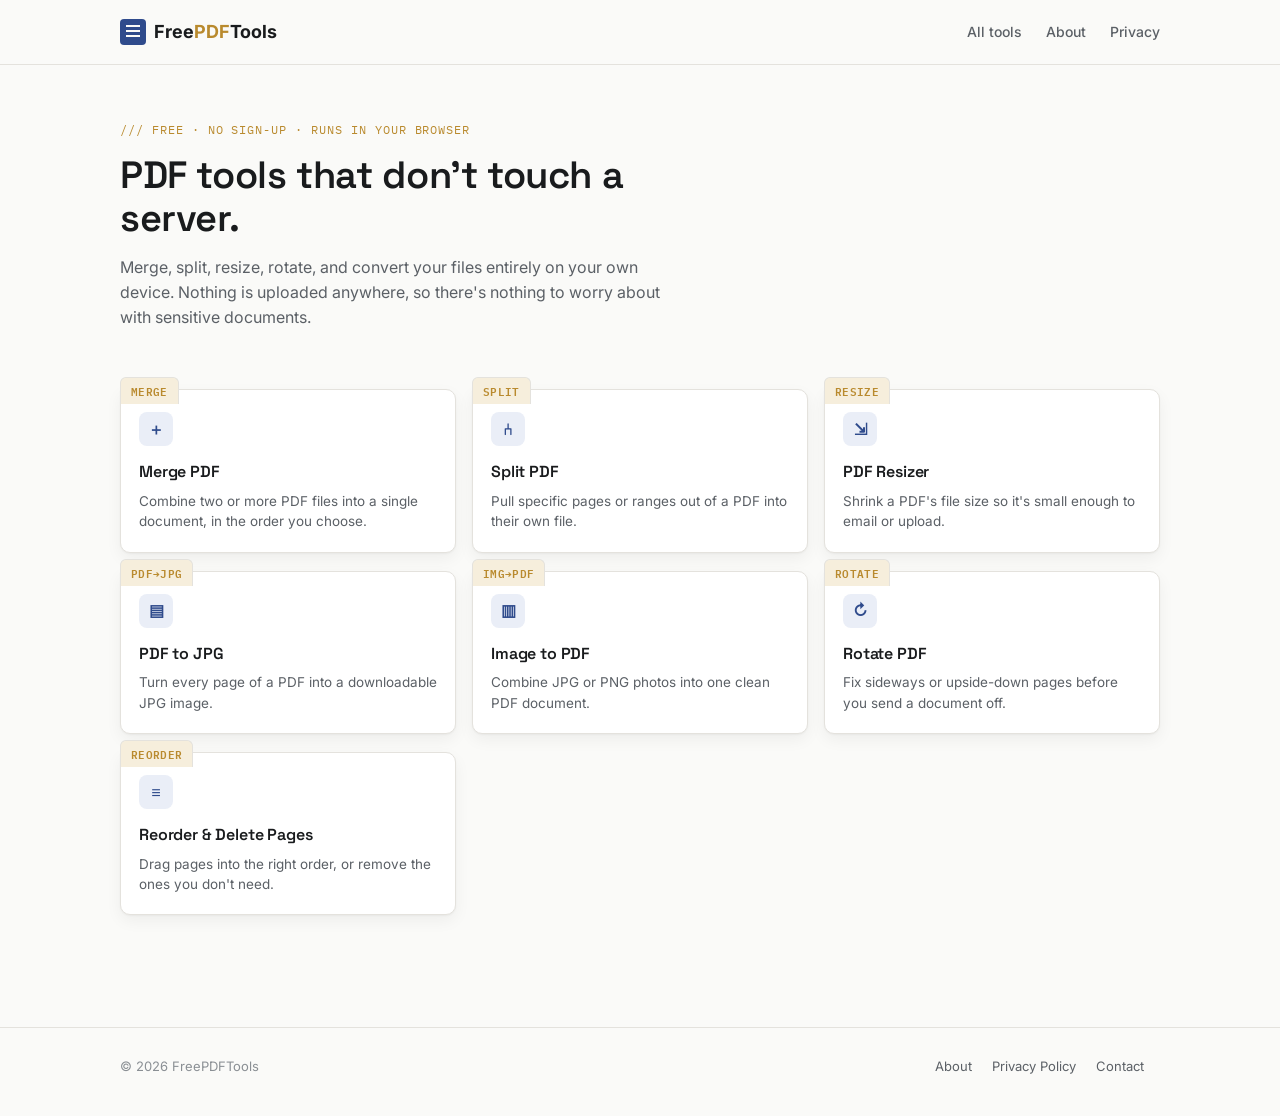
<file: index.html>
<!DOCTYPE html>
<html lang="en">
<head>
<meta charset="UTF-8">
<meta name="google-site-verification" content="JnLsDen7RighIY5s7rmckaZJj-ANn2Qgq6_iUz0Ms7A" />
<meta name="viewport" content="width=device-width, initial-scale=1.0">
<link rel="icon" type="image/x-icon" href="favicon.ico">
<link rel="icon" type="image/png" sizes="32x32" href="favicon-32x32.png">
<link rel="icon" type="image/png" sizes="192x192" href="favicon-192x192.png">
<link rel="apple-touch-icon" href="apple-touch-icon.png">
<meta property="og:site_name" content="FreePDFTools">
<title>FreePDFTools — Free PDF Merge, Split & Convert Tools</title>
<meta name="description" content="Merge, split, resize, rotate, and convert PDF files free, right in your browser. No sign-up, no uploads to a server — your files never leave your device.">
<link rel="stylesheet" href="style.css">
  <!-- Google tag (gtag.js) -->
<script async src="https://www.googletagmanager.com/gtag/js?id=G-X2XDHTV0EJ"></script>
<script>
  window.dataLayer = window.dataLayer || [];
  function gtag(){dataLayer.push(arguments);}
  gtag('js', new Date());
  gtag('config', 'G-X2XDHTV0EJ');
</script>
<script async src="https://pagead2.googlesyndication.com/pagead/js/adsbygoogle.js?client=ca-pub-1096789827735691"
     crossorigin="anonymous"></script>
</head>
<body>

<header class="site-header">
  <div class="shell">
    <a href="index.html" class="brand" style="text-decoration:none;">
      <span class="mark"></span>
      <span>Free<span class="free">PDF</span>Tools</span>
    </a>
    <nav class="top-nav">
      <a href="index.html">All tools</a>
      <a href="about.html">About</a>
      <a href="privacy.html">Privacy</a>
    </nav>
  </div>
</header>

<main class="shell">
  <section class="intro">
    <div class="eyebrow">/// free &middot; no sign-up &middot; runs in your browser</div>
    <h1>PDF tools that don't touch a server.</h1>
    <p>Merge, split, resize, rotate, and convert your files entirely on your own device. Nothing is uploaded anywhere, so there's nothing to worry about with sensitive documents.</p>
  </section>

  <section class="tray" aria-label="Available tools">
    <a href="merge.html" class="tool-card" data-tab="MERGE">
      <div class="icon">＋</div>
      <h3>Merge PDF</h3>
      <p>Combine two or more PDF files into a single document, in the order you choose.</p>
    </a>

    <a href="split.html" class="tool-card" data-tab="SPLIT">
      <div class="icon">⑃</div>
      <h3>Split PDF</h3>
      <p>Pull specific pages or ranges out of a PDF into their own file.</p>
    </a>

    <a href="resize.html" class="tool-card" data-tab="RESIZE">
      <div class="icon">⇲</div>
      <h3>PDF Resizer</h3>
      <p>Shrink a PDF's file size so it's small enough to email or upload.</p>
    </a>

    <a href="pdf-to-jpg.html" class="tool-card" data-tab="PDF→JPG">
      <div class="icon">▤</div>
      <h3>PDF to JPG</h3>
      <p>Turn every page of a PDF into a downloadable JPG image.</p>
    </a>

    <a href="image-to-pdf.html" class="tool-card" data-tab="IMG→PDF">
      <div class="icon">▥</div>
      <h3>Image to PDF</h3>
      <p>Combine JPG or PNG photos into one clean PDF document.</p>
    </a>

    <a href="rotate.html" class="tool-card" data-tab="ROTATE">
      <div class="icon">↻</div>
      <h3>Rotate PDF</h3>
      <p>Fix sideways or upside-down pages before you send a document off.</p>
    </a>

    <a href="organize.html" class="tool-card" data-tab="REORDER">
      <div class="icon">≡</div>
      <h3>Reorder &amp; Delete Pages</h3>
      <p>Drag pages into the right order, or remove the ones you don't need.</p>
    </a>
  </section>
</main>

<footer class="site-footer">
  <div class="shell">
    <span>&copy; 2026 FreePDFTools</span>
    <div>
      <a href="about.html">About</a>
      <a href="privacy.html">Privacy Policy</a>
      <a href="contact.html">Contact</a>
    </div>
  </div>
</footer>

</body>
</html>
</file>
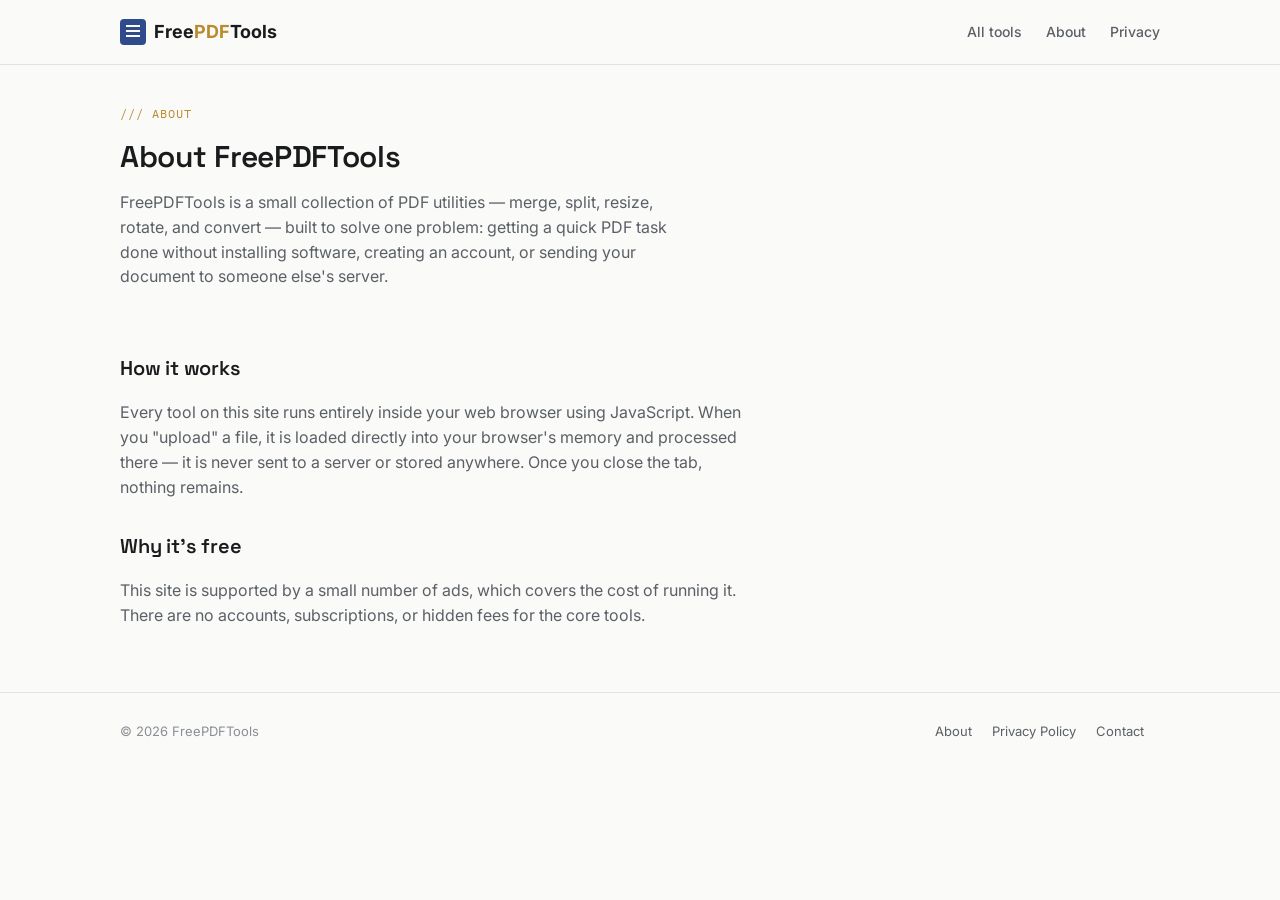
<file: about.html>
<!DOCTYPE html>
<html lang="en">
<head>
<meta charset="UTF-8">
<meta name="viewport" content="width=device-width, initial-scale=1.0">
<link rel="icon" type="image/x-icon" href="favicon.ico">
<link rel="icon" type="image/png" sizes="32x32" href="favicon-32x32.png">
<link rel="icon" type="image/png" sizes="192x192" href="favicon-192x192.png">
<link rel="apple-touch-icon" href="apple-touch-icon.png">
<meta property="og:site_name" content="FreePDFTools">
<title>About FreePDFTools</title>
<meta name="description" content="FreePDFTools is a free set of browser-based PDF tools — merge, split, resize and convert files without uploading them to a server.">
<link rel="stylesheet" href="style.css">
  <!-- Google tag (gtag.js) -->
<script async src="https://www.googletagmanager.com/gtag/js?id=G-X2XDHTV0EJ"></script>
<script>
  window.dataLayer = window.dataLayer || [];
  function gtag(){dataLayer.push(arguments);}
  gtag('js', new Date());
  gtag('config', 'G-X2XDHTV0EJ');
</script>
<script async src="https://pagead2.googlesyndication.com/pagead/js/adsbygoogle.js?client=ca-pub-1096789827735691"
     crossorigin="anonymous"></script>
</head>
<body>

<header class="site-header">
  <div class="shell">
    <a href="index.html" class="brand" style="text-decoration:none;">
      <span class="mark"></span>
      <span>Free<span class="free">PDF</span>Tools</span>
    </a>
    <nav class="top-nav">
      <a href="index.html">All tools</a>
      <a href="about.html">About</a>
      <a href="privacy.html">Privacy</a>
    </nav>
  </div>
</header>

<main class="shell">
  <div class="tool-page-head">
    <div class="eyebrow">/// about</div>
    <h1>About FreePDFTools</h1>
    <p>FreePDFTools is a small collection of PDF utilities — merge, split, resize, rotate, and convert — built to solve one problem: getting a quick PDF task done without installing software, creating an account, or sending your document to someone else's server.</p>
  </div>

  <div class="guide" style="border-top:none; padding-top:0;">
    <h2>How it works</h2>
    <p style="color:var(--ink-soft); max-width:640px;">Every tool on this site runs entirely inside your web browser using JavaScript. When you "upload" a file, it is loaded directly into your browser's memory and processed there — it is never sent to a server or stored anywhere. Once you close the tab, nothing remains.</p>

    <h2 style="margin-top:32px;">Why it's free</h2>
    <p style="color:var(--ink-soft); max-width:640px;">This site is supported by a small number of ads, which covers the cost of running it. There are no accounts, subscriptions, or hidden fees for the core tools.</p>
  </div>
</main>

<footer class="site-footer">
  <div class="shell">
    <span>&copy; 2026 FreePDFTools</span>
    <div>
      <a href="about.html">About</a>
      <a href="privacy.html">Privacy Policy</a>
      <a href="contact.html">Contact</a>
    </div>
  </div>
</footer>

</body>
</html>
</file>
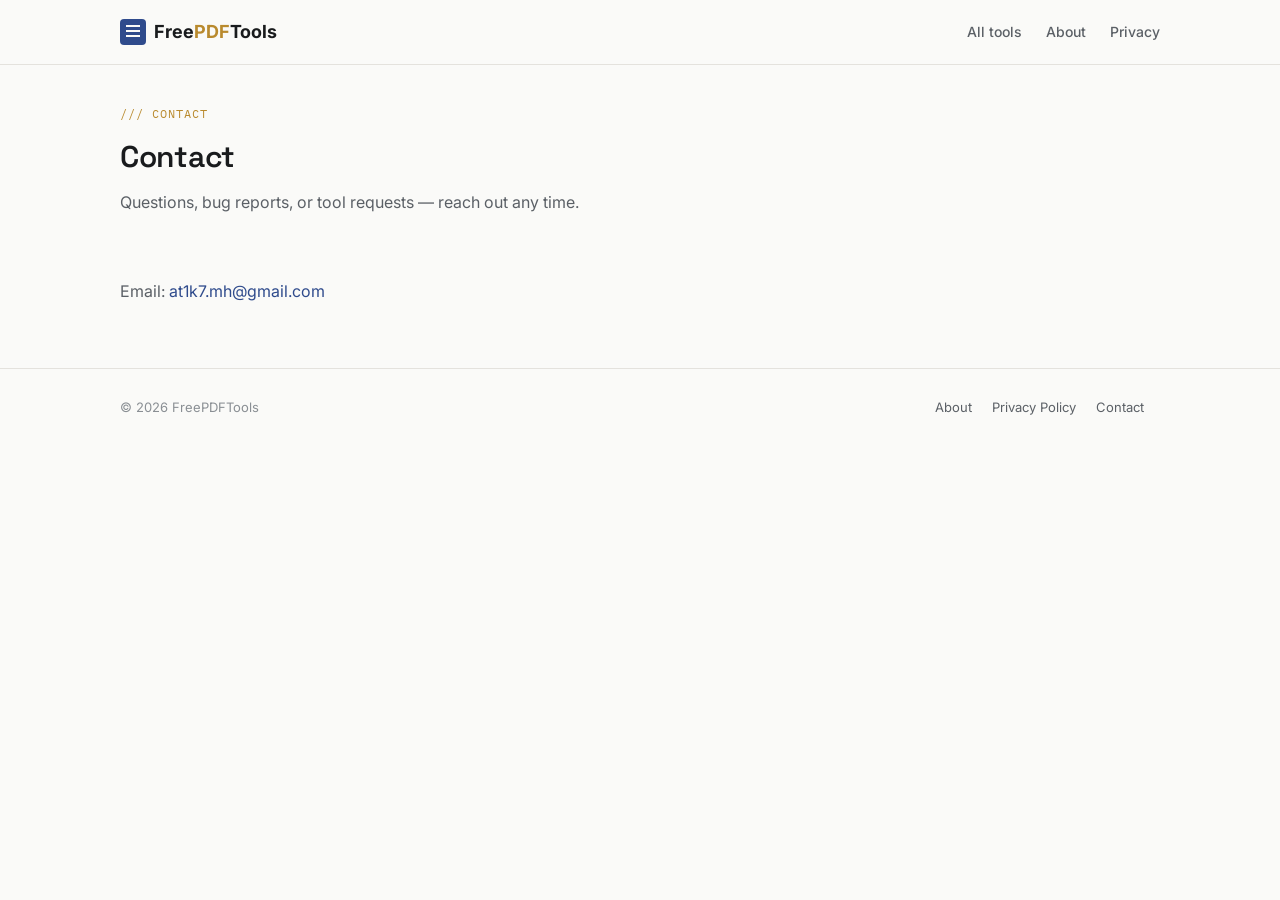
<file: contact.html>
<!DOCTYPE html>
<html lang="en">
<head>
<meta charset="UTF-8">
<meta name="viewport" content="width=device-width, initial-scale=1.0">
<link rel="icon" type="image/x-icon" href="favicon.ico">
<link rel="icon" type="image/png" sizes="32x32" href="favicon-32x32.png">
<link rel="icon" type="image/png" sizes="192x192" href="favicon-192x192.png">
<link rel="apple-touch-icon" href="apple-touch-icon.png">
<meta property="og:site_name" content="FreePDFTools">
<title>Contact | FreePDFTools</title>
<meta name="description" content="Get in touch with the FreePDFTools team — questions, feedback, or issue reports about our free browser-based PDF tools.">
<link rel="stylesheet" href="style.css">
  <!-- Google tag (gtag.js) -->
<script async src="https://www.googletagmanager.com/gtag/js?id=G-X2XDHTV0EJ"></script>
<script>
  window.dataLayer = window.dataLayer || [];
  function gtag(){dataLayer.push(arguments);}
  gtag('js', new Date());
  gtag('config', 'G-X2XDHTV0EJ');
</script>
<script async src="https://pagead2.googlesyndication.com/pagead/js/adsbygoogle.js?client=ca-pub-1096789827735691"
     crossorigin="anonymous"></script>
</head>
<body>

<header class="site-header">
  <div class="shell">
    <a href="index.html" class="brand" style="text-decoration:none;">
      <span class="mark"></span>
      <span>Free<span class="free">PDF</span>Tools</span>
    </a>
    <nav class="top-nav">
      <a href="index.html">All tools</a>
      <a href="about.html">About</a>
      <a href="privacy.html">Privacy</a>
    </nav>
  </div>
</header>

<main class="shell">
  <div class="tool-page-head">
    <div class="eyebrow">/// contact</div>
    <h1>Contact</h1>
    <p>Questions, bug reports, or tool requests — reach out any time.</p>
  </div>

  <div class="guide" style="border-top:none; padding-top:0; max-width:560px;">
    <p style="color:var(--ink-soft);">Email: <a href="mailto:at1k7.mh@gmail.com">at1k7.mh@gmail.com</a></p>
  </div>
</main>

<footer class="site-footer">
  <div class="shell">
    <span>&copy; 2026 FreePDFTools</span>
    <div>
      <a href="about.html">About</a>
      <a href="privacy.html">Privacy Policy</a>
      <a href="contact.html">Contact</a>
    </div>
  </div>
</footer>

</body>
</html>
</file>
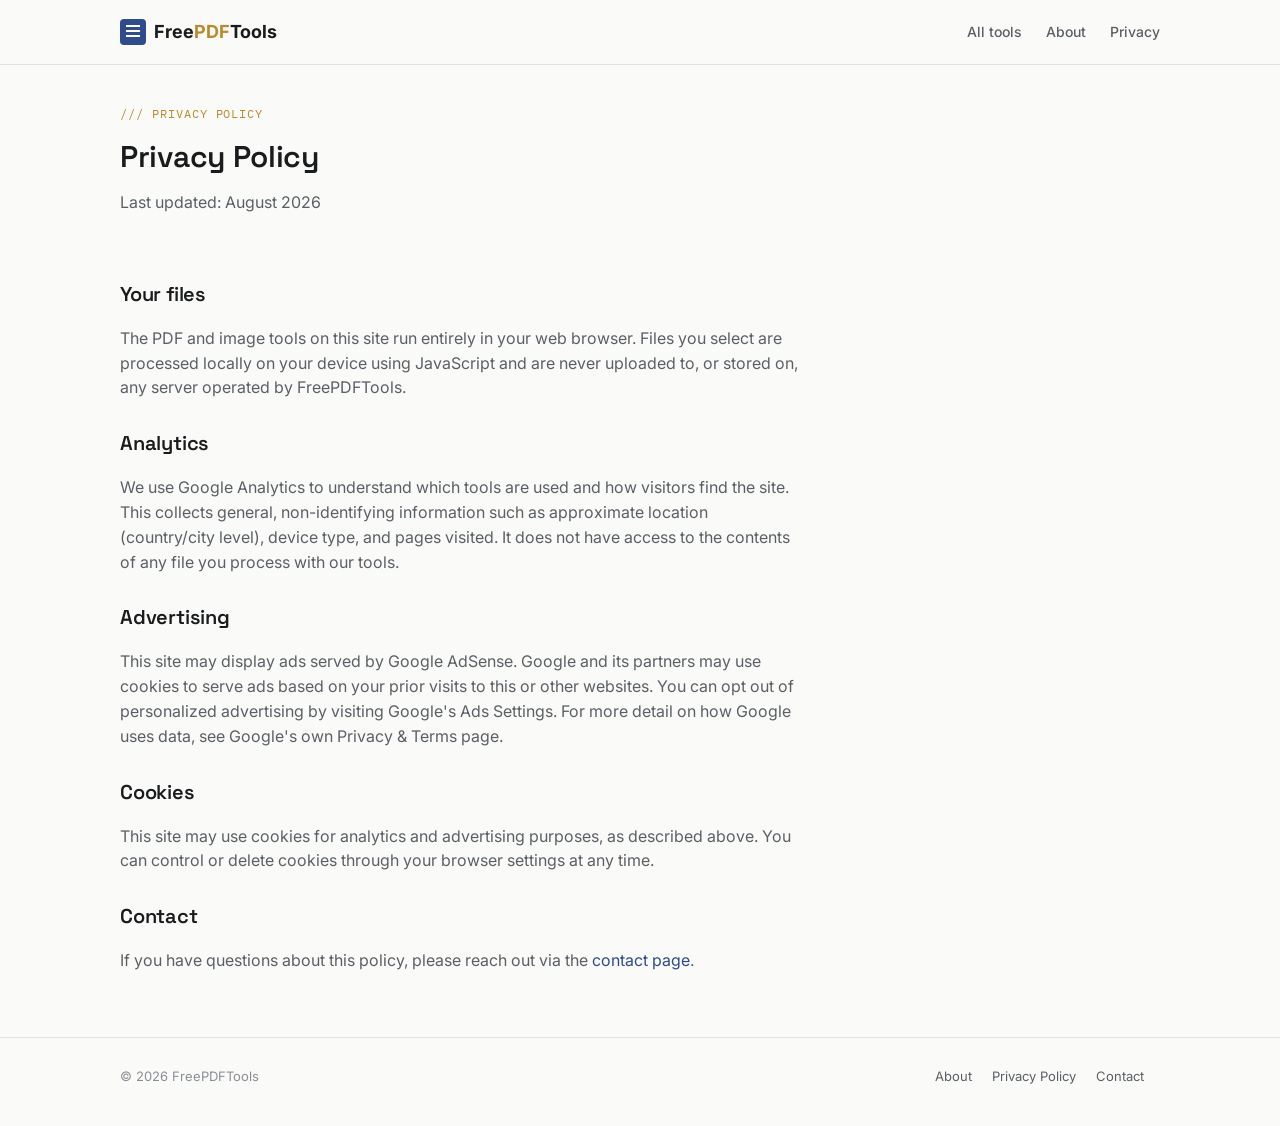
<file: privacy.html>
<!DOCTYPE html>
<html lang="en">
<head>
<meta charset="UTF-8">
<meta name="viewport" content="width=device-width, initial-scale=1.0">
<link rel="icon" type="image/x-icon" href="favicon.ico">
<link rel="icon" type="image/png" sizes="32x32" href="favicon-32x32.png">
<link rel="icon" type="image/png" sizes="192x192" href="favicon-192x192.png">
<link rel="apple-touch-icon" href="apple-touch-icon.png">
<meta property="og:site_name" content="FreePDFTools">
<title>Privacy Policy | FreePDFTools</title>
<meta name="description" content="FreePDFTools privacy policy — how your files and data are handled.">
<link rel="stylesheet" href="style.css">
  <!-- Google tag (gtag.js) -->
<script async src="https://www.googletagmanager.com/gtag/js?id=G-X2XDHTV0EJ"></script>
<script>
  window.dataLayer = window.dataLayer || [];
  function gtag(){dataLayer.push(arguments);}
  gtag('js', new Date());
  gtag('config', 'G-X2XDHTV0EJ');
</script>
<script async src="https://pagead2.googlesyndication.com/pagead/js/adsbygoogle.js?client=ca-pub-1096789827735691"
     crossorigin="anonymous"></script>
</head>
<body>

<header class="site-header">
  <div class="shell">
    <a href="index.html" class="brand" style="text-decoration:none;">
      <span class="mark"></span>
      <span>Free<span class="free">PDF</span>Tools</span>
    </a>
    <nav class="top-nav">
      <a href="index.html">All tools</a>
      <a href="about.html">About</a>
      <a href="privacy.html">Privacy</a>
    </nav>
  </div>
</header>

<main class="shell">
  <div class="tool-page-head">
    <div class="eyebrow">/// privacy policy</div>
    <h1>Privacy Policy</h1>
    <p>Last updated: August 2026</p>
  </div>

  <div class="guide" style="border-top:none; padding-top:0; max-width:680px; color:var(--ink-soft);">
    <h2>Your files</h2>
    <p>The PDF and image tools on this site run entirely in your web browser. Files you select are processed locally on your device using JavaScript and are never uploaded to, or stored on, any server operated by FreePDFTools.</p>

    <h2 style="margin-top:28px;">Analytics</h2>
    <p>We use Google Analytics to understand which tools are used and how visitors find the site. This collects general, non-identifying information such as approximate location (country/city level), device type, and pages visited. It does not have access to the contents of any file you process with our tools.</p>

    <h2 style="margin-top:28px;">Advertising</h2>
    <p>This site may display ads served by Google AdSense. Google and its partners may use cookies to serve ads based on your prior visits to this or other websites. You can opt out of personalized advertising by visiting Google's Ads Settings. For more detail on how Google uses data, see Google's own Privacy & Terms page.</p>

    <h2 style="margin-top:28px;">Cookies</h2>
    <p>This site may use cookies for analytics and advertising purposes, as described above. You can control or delete cookies through your browser settings at any time.</p>

    <h2 style="margin-top:28px;">Contact</h2>
    <p>If you have questions about this policy, please reach out via the <a href="contact.html">contact page</a>.</p>
  </div>
</main>

<footer class="site-footer">
  <div class="shell">
    <span>&copy; 2026 FreePDFTools</span>
    <div>
      <a href="about.html">About</a>
      <a href="privacy.html">Privacy Policy</a>
      <a href="contact.html">Contact</a>
    </div>
  </div>
</footer>

</body>
</html>
</file>
<file: style.css>
/* ===================================================================
   FreePDFTools — Design System
   Concept: a "document tray" — tools are drawn as file folders with
   a tab, since the whole product is about handling documents.
   =================================================================== */

@import url('https://fonts.googleapis.com/css2?family=Space+Grotesk:wght@500;600;700&family=Inter:wght@400;500;600&family=IBM+Plex+Mono:wght@500;600&display=swap');

:root {
  --paper: #FAFAF8;
  --paper-raised: #FFFFFF;
  --ink: #191B1D;
  --ink-soft: #5B6066;
  --ink-faint: #8A8F94;
  --line: #E4E2DD;
  --line-strong: #D2CFC8;
  --accent: #2F4B8C;
  --accent-hover: #24396B;
  --accent-soft: #EAEEF7;
  --tab: #B98A2E;
  --tab-soft: #F6EEDC;
  --success: #3F7D5C;
  --success-soft: #E8F1EC;
  --danger: #B3453C;
  --danger-soft: #FBEBE9;

  --radius-s: 6px;
  --radius-m: 10px;
  --shadow-card: 0 1px 2px rgba(25,27,29,0.04), 0 6px 16px rgba(25,27,29,0.05);
  --shadow-card-hover: 0 2px 4px rgba(25,27,29,0.06), 0 12px 28px rgba(25,27,29,0.09);
}

* { box-sizing: border-box; }

html, body {
  margin: 0;
  padding: 0;
  background: var(--paper);
  color: var(--ink);
  font-family: 'Inter', -apple-system, BlinkMacSystemFont, sans-serif;
  font-size: 16px;
  line-height: 1.55;
  -webkit-font-smoothing: antialiased;
}

h1, h2, h3, .display {
  font-family: 'Space Grotesk', 'Inter', sans-serif;
  font-weight: 600;
  letter-spacing: -0.01em;
  color: var(--ink);
  margin: 0;
}

.mono {
  font-family: 'IBM Plex Mono', monospace;
}

a { color: var(--accent); text-decoration: none; }
a:hover { text-decoration: underline; }

button, .btn { font-family: inherit; }

:focus-visible {
  outline: 2px solid var(--accent);
  outline-offset: 2px;
}

@media (prefers-reduced-motion: reduce) {
  *, *::before, *::after {
    animation-duration: 0.01ms !important;
    transition-duration: 0.01ms !important;
  }
}

/* ---------------------------------------------------------------
   Layout shell
   --------------------------------------------------------------- */
.shell {
  max-width: 1080px;
  margin: 0 auto;
  padding: 0 20px;
}

header.site-header {
  border-bottom: 1px solid var(--line);
  background: var(--paper);
}

.site-header .shell {
  display: flex;
  align-items: center;
  justify-content: space-between;
  height: 64px;
}

.brand {
  display: flex;
  align-items: center;
  gap: 8px;
  font-size: 18px;
  font-weight: 700;
}

.brand .mark {
  width: 26px;
  height: 26px;
  border-radius: 4px;
  background: var(--accent);
  position: relative;
  flex-shrink: 0;
}
.brand .mark::after {
  content: '';
  position: absolute;
  top: 6px; left: 6px; right: 6px;
  height: 2px;
  background: var(--paper);
  box-shadow: 0 5px 0 var(--paper), 0 10px 0 var(--paper);
}

.brand span { color: var(--ink); }
.brand .free { color: var(--tab); }

nav.top-nav { display: flex; gap: 24px; font-size: 14px; font-weight: 500; }
nav.top-nav a { color: var(--ink-soft); }
nav.top-nav a:hover { color: var(--ink); text-decoration: none; }

footer.site-footer {
  border-top: 1px solid var(--line);
  margin-top: 64px;
  padding: 28px 0 40px;
  color: var(--ink-faint);
  font-size: 13px;
}
footer.site-footer .shell {
  display: flex;
  justify-content: space-between;
  flex-wrap: wrap;
  gap: 12px;
}
footer.site-footer a { color: var(--ink-soft); margin-right: 16px; }

/* ---------------------------------------------------------------
   Hero / intro — plain-spoken, not a marketing banner
   --------------------------------------------------------------- */
.intro {
  padding: 56px 0 36px;
}
.intro .eyebrow {
  font-family: 'IBM Plex Mono', monospace;
  font-size: 12px;
  letter-spacing: 0.08em;
  text-transform: uppercase;
  color: var(--tab);
  margin-bottom: 14px;
}
.intro h1 {
  font-size: 38px;
  line-height: 1.15;
  max-width: 620px;
}
.intro p {
  margin-top: 14px;
  max-width: 540px;
  color: var(--ink-soft);
  font-size: 16px;
}

/* ---------------------------------------------------------------
   Tool tray — the signature element.
   Each tool is a "folder" with a tab bearing its file-operation code.
   --------------------------------------------------------------- */
.tray {
  display: grid;
  grid-template-columns: repeat(3, 1fr);
  gap: 18px 16px;
  padding: 8px 0 48px;
}
@media (max-width: 760px) {
  .tray { grid-template-columns: repeat(2, 1fr); }
}
@media (max-width: 480px) {
  .tray { grid-template-columns: 1fr; }
}

.tool-card {
  position: relative;
  display: block;
  background: var(--paper-raised);
  border: 1px solid var(--line);
  border-radius: 0 var(--radius-m) var(--radius-m) var(--radius-m);
  padding: 22px 18px 20px;
  box-shadow: var(--shadow-card);
  transition: transform 0.15s ease, box-shadow 0.15s ease, border-color 0.15s ease;
  color: var(--ink);
}
.tool-card:hover {
  transform: translateY(-2px);
  box-shadow: var(--shadow-card-hover);
  border-color: var(--line-strong);
  text-decoration: none;
}

.tool-card::before {
  content: attr(data-tab);
  position: absolute;
  top: -13px;
  left: -1px;
  font-family: 'IBM Plex Mono', monospace;
  font-size: 11px;
  font-weight: 600;
  letter-spacing: 0.03em;
  color: var(--tab);
  background: var(--tab-soft);
  border: 1px solid var(--line);
  border-bottom: none;
  padding: 4px 10px 5px;
  border-radius: 6px 6px 0 0;
}

.tool-card .icon {
  width: 34px;
  height: 34px;
  border-radius: 8px;
  background: var(--accent-soft);
  color: var(--accent);
  display: flex;
  align-items: center;
  justify-content: center;
  margin-bottom: 14px;
  font-size: 16px;
  font-weight: 700;
}

.tool-card h3 {
  font-size: 16px;
  margin-bottom: 6px;
}
.tool-card p {
  margin: 0;
  color: var(--ink-soft);
  font-size: 13.5px;
  line-height: 1.5;
}

/* ---------------------------------------------------------------
   Tool page (e.g. merge.html)
   --------------------------------------------------------------- */
.tool-page-head {
  padding: 40px 0 8px;
}
.tool-page-head .eyebrow {
  font-family: 'IBM Plex Mono', monospace;
  font-size: 12px;
  letter-spacing: 0.08em;
  text-transform: uppercase;
  color: var(--tab);
  margin-bottom: 10px;
}
.tool-page-head h1 { font-size: 30px; }
.tool-page-head p { color: var(--ink-soft); margin-top: 10px; max-width: 560px; }

.workspace {
  margin: 28px 0 56px;
  border: 1px solid var(--line);
  border-radius: var(--radius-m);
  background: var(--paper-raised);
  box-shadow: var(--shadow-card);
  overflow: hidden;
}

.dropzone {
  border: 2px dashed var(--line-strong);
  border-radius: var(--radius-m);
  margin: 20px;
  padding: 40px 20px;
  text-align: center;
  cursor: pointer;
  transition: border-color 0.15s ease, background 0.15s ease;
}
.dropzone:hover, .dropzone.drag-over {
  border-color: var(--accent);
  background: var(--accent-soft);
}
.dropzone .dz-title { font-weight: 600; font-size: 15px; }
.dropzone .dz-sub { color: var(--ink-faint); font-size: 13px; margin-top: 6px; }
.dropzone input[type="file"] { display: none; }

.file-list {
  padding: 0 20px;
}
.file-row {
  display: flex;
  align-items: center;
  gap: 12px;
  padding: 12px 0;
  border-bottom: 1px solid var(--line);
}
.file-row:last-child { border-bottom: none; }
.file-row .badge {
  font-family: 'IBM Plex Mono', monospace;
  font-size: 10.5px;
  font-weight: 600;
  color: var(--accent);
  background: var(--accent-soft);
  padding: 3px 7px;
  border-radius: 4px;
  flex-shrink: 0;
}
.file-row .name {
  flex: 1;
  font-size: 14px;
  overflow: hidden;
  text-overflow: ellipsis;
  white-space: nowrap;
}
.file-row .size {
  font-family: 'IBM Plex Mono', monospace;
  font-size: 12px;
  color: var(--ink-faint);
  flex-shrink: 0;
}
.file-row .move-btns { display: flex; gap: 4px; flex-shrink: 0; }
.file-row button.icon-btn {
  border: 1px solid var(--line);
  background: var(--paper);
  color: var(--ink-soft);
  width: 26px; height: 26px;
  border-radius: 6px;
  cursor: pointer;
  font-size: 13px;
  line-height: 1;
}
.file-row button.icon-btn:hover { background: var(--accent-soft); color: var(--accent); border-color: var(--accent); }
.file-row button.remove { color: var(--danger); }
.file-row button.remove:hover { background: var(--danger-soft); border-color: var(--danger); }

.actions-bar {
  display: flex;
  align-items: center;
  justify-content: space-between;
  gap: 12px;
  padding: 18px 20px;
  border-top: 1px solid var(--line);
  background: var(--paper);
  flex-wrap: wrap;
}

.btn-primary {
  background: var(--accent);
  color: #fff;
  border: none;
  padding: 12px 22px;
  border-radius: var(--radius-s);
  font-weight: 600;
  font-size: 14.5px;
  cursor: pointer;
  transition: background 0.15s ease;
}
.btn-primary:hover { background: var(--accent-hover); }
.btn-primary:disabled { background: var(--line-strong); color: var(--ink-faint); cursor: not-allowed; }

.btn-ghost {
  background: transparent;
  color: var(--ink-soft);
  border: 1px solid var(--line);
  padding: 11px 18px;
  border-radius: var(--radius-s);
  font-weight: 500;
  font-size: 14px;
  cursor: pointer;
}
.btn-ghost:hover { border-color: var(--ink-soft); color: var(--ink); }

.status-msg {
  font-size: 13.5px;
  padding: 12px 20px;
}
.status-msg.success { color: var(--success); background: var(--success-soft); }
.status-msg.error { color: var(--danger); background: var(--danger-soft); }

.privacy-note {
  display: flex;
  align-items: center;
  gap: 8px;
  font-size: 12.5px;
  color: var(--ink-faint);
  margin-top: 14px;
}
.privacy-note .dot {
  width: 6px; height: 6px; border-radius: 50%;
  background: var(--success);
  flex-shrink: 0;
}

.guide {
  margin: 40px 0 60px;
  padding-top: 32px;
  border-top: 1px solid var(--line);
}
.guide h2 { font-size: 20px; margin-bottom: 16px; }
.guide ol { padding-left: 20px; color: var(--ink-soft); }
.guide li { margin-bottom: 8px; }

.empty-state {
  text-align: center;
  padding: 36px 20px;
  color: var(--ink-faint);
  font-size: 13.5px;
}
</file>
